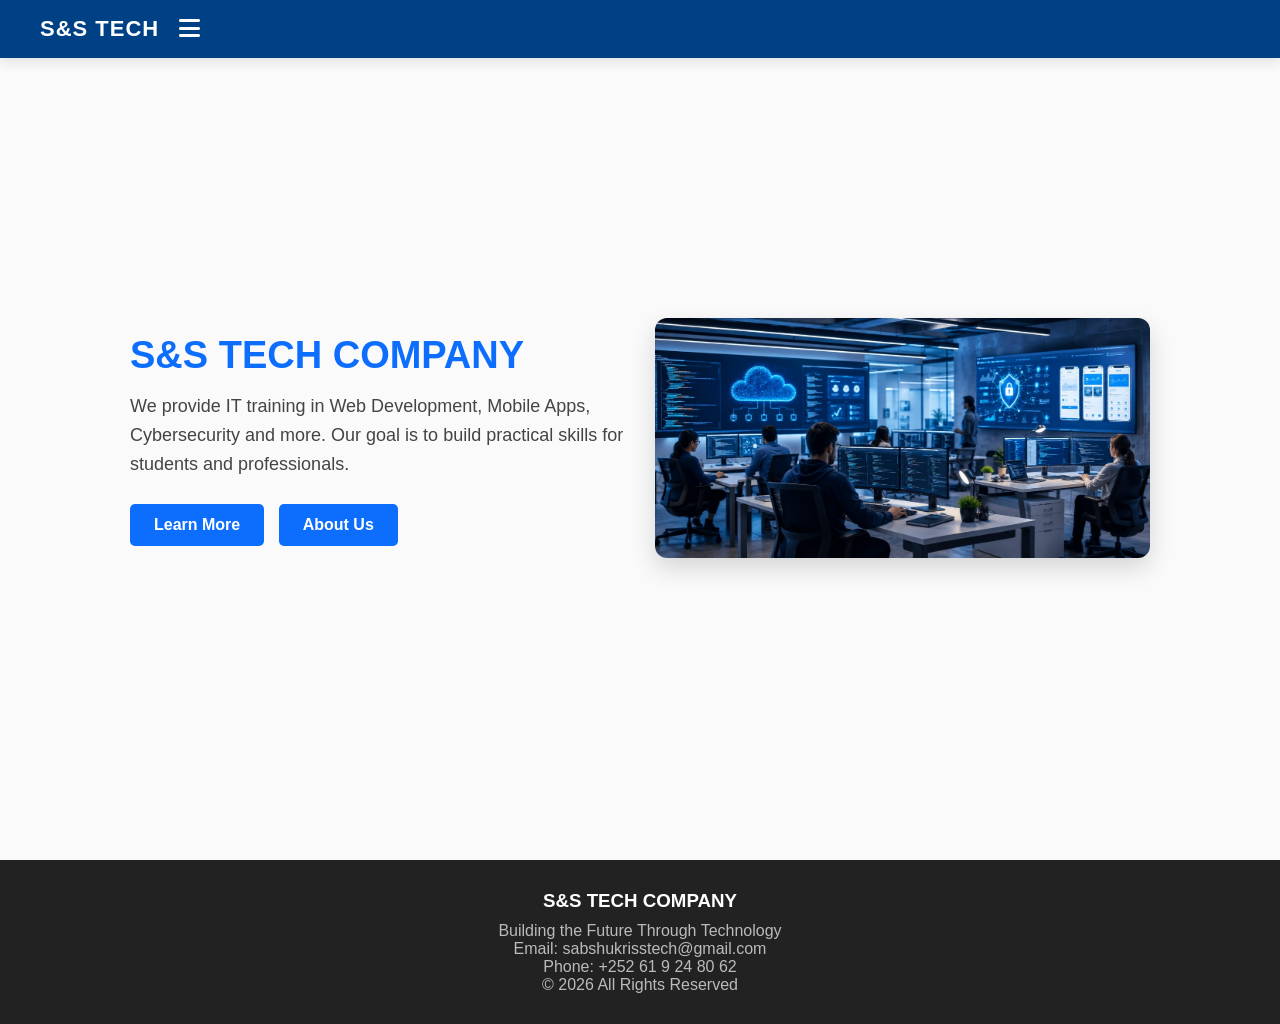
<file: index.html>
<!DOCTYPE html>
<html lang="en">
<head>
  <meta charset="UTF-8">
  <meta name="viewport" content="width=device-width, initial-scale=1.0">
  <title>S&S TECH COMPANY</title>
  <link rel="stylesheet" href="https://cdnjs.cloudflare.com/ajax/libs/font-awesome/6.4.0/css/all.min.css">
  <link rel="stylesheet" href="css/style.css">
</head>
<body>

<header>
  <nav class="navbar">
    <div class="nav-logo">S&S TECH</div>
    <input type="checkbox" id="menu-toggle" class="menu-toggle">
    <label for="menu-toggle" class="hamburger"><i class="fas fa-bars"></i></label>
    <ul class="nav-links">
      <li><a href="index.html" class="active">Home</a></li>
      <li><a href="services.html">Services</a></li>
      <li><a href="gallery.html">Gallery</a></li>
      <li><a href="registration.html">Registration</a></li>
      <li><a href="team.html">About Us</a></li>
    </ul>
  </nav>
</header>

<section class="hero">
  <div class="hero-text">
    <h1>S&S TECH COMPANY</h1>
    <p>
      We provide IT training in Web Development, Mobile Apps, Cybersecurity
      and more. Our goal is to build practical skills for students and professionals.
    </p>
    <a href="services.html" class="btn">Learn More</a>
    <a href="team.html" class="btn">About Us</a>
  </div>
  <div class="hero-image">
    <img src="images/backg.jpeg" alt="Tech Image">
  </div>
</section>

<footer>
  <h3>S&S TECH COMPANY</h3>
  <p>Building the Future Through Technology</p>
  <p>Email: sabshukrisstech@gmail.com</p>
  <p>Phone: +252 61 9 24 80 62</p>
  <p>© 2026 All Rights Reserved</p>
</footer>

</body>
</html>
</file>
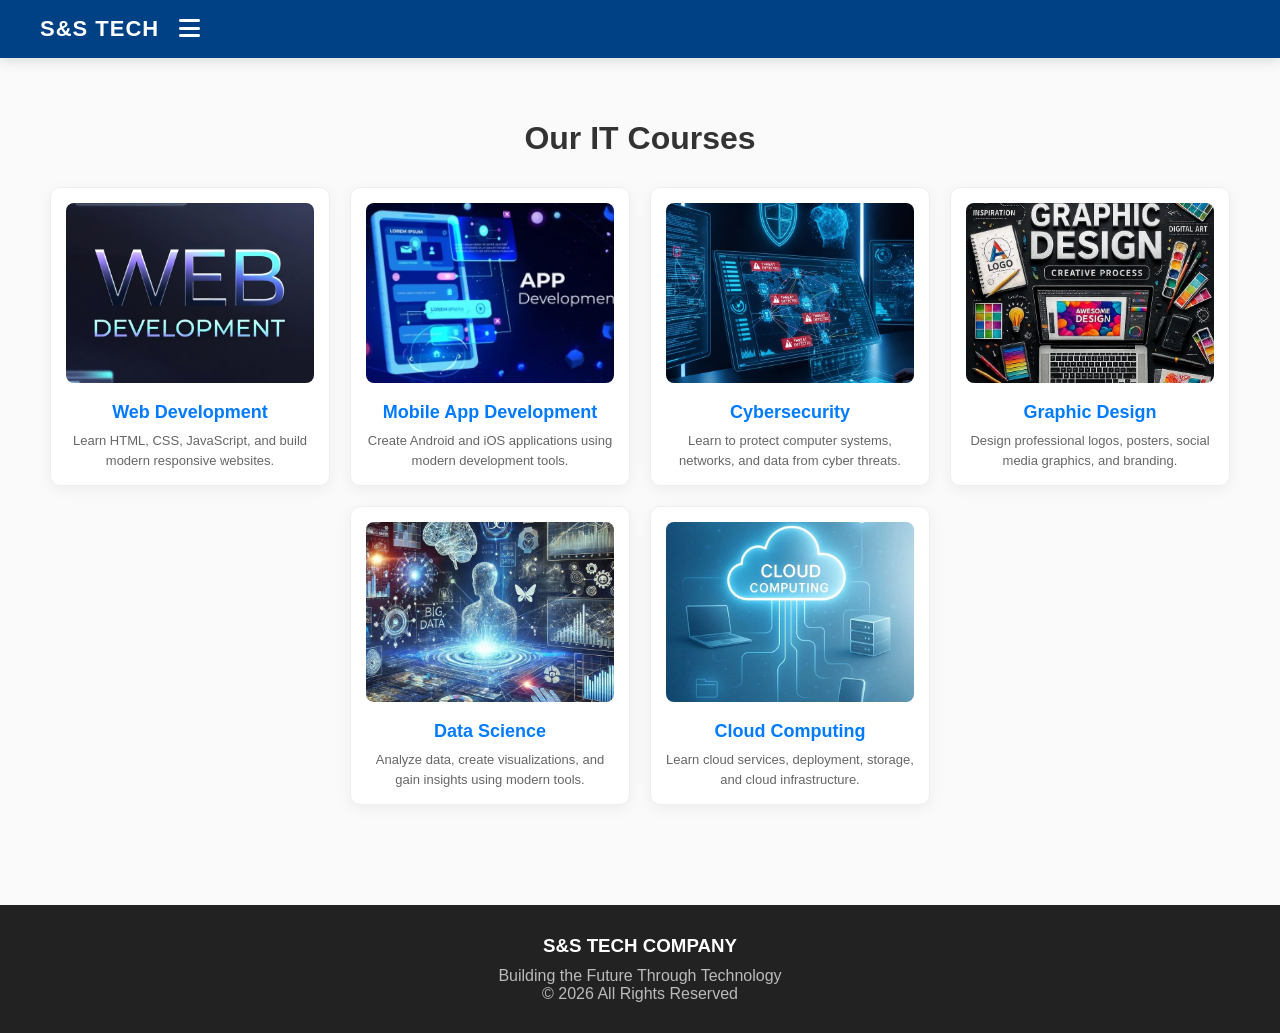
<file: gallery.html>
<!DOCTYPE html>
<html lang="en">
<head>
    <meta charset="UTF-8">
    <meta name="viewport" content="width=device-width, initial-scale=1.0">
    <title>Gallery | S&S TECH COMPANY</title>
    <link rel="stylesheet" href="https://cdnjs.cloudflare.com/ajax/libs/font-awesome/6.4.0/css/all.min.css">
    <link rel="stylesheet" href="css/style.css">
</head>
<body>

<header>
  <nav class="navbar">
    <div class="nav-logo">S&S TECH</div>
    <input type="checkbox" id="menu-toggle" class="menu-toggle">
    <label for="menu-toggle" class="hamburger"><i class="fas fa-bars"></i></label>
    <ul class="nav-links">
      <li><a href="index.html">Home</a></li>
      <li><a href="services.html">Services</a></li>
      <li><a href="gallery.html" class="active">Gallery</a></li>
      <li><a href="registration.html">Registration</a></li>
      <li><a href="team.html">About Us</a></li>
    </ul>
  </nav>
</header>

<section class="gallery">
    <h2>Our IT Courses</h2>
    <div class="gallery-container">
        <div class="gallery-item">
            <img src="images/web.jpeg" alt="Web Development">
            <h3>Web Development</h3>
            <p>Learn HTML, CSS, JavaScript, and build modern responsive websites.</p>
        </div>
        <div class="gallery-item">
            <img src="images/app develpoment.jpeg" alt="Mobile App Development">
            <h3>Mobile App Development</h3>
            <p>Create Android and iOS applications using modern development tools.</p>
        </div>
        <div class="gallery-item">
            <img src="images/cyber.jpeg" alt="Cybersecurity">
            <h3>Cybersecurity</h3>
            <p>Learn to protect computer systems, networks, and data from cyber threats.</p>
        </div>
        <div class="gallery-item">
            <img src="images/graphic.jpeg" alt="Graphic Design">
            <h3>Graphic Design</h3>
            <p>Design professional logos, posters, social media graphics, and branding.</p>
        </div>
        <div class="gallery-item">
            <img src="images/data.jpeg" alt="Data Science">
            <h3>Data Science</h3>
            <p>Analyze data, create visualizations, and gain insights using modern tools.</p>
        </div>
        <div class="gallery-item">
            <img src="images/cloud.jpeg" alt="Cloud Computing">
            <h3>Cloud Computing</h3>
            <p>Learn cloud services, deployment, storage, and cloud infrastructure.</p>
        </div>
    </div>
</section>

<footer>
  <h3>S&S TECH COMPANY</h3>
  <p>Building the Future Through Technology</p>
  <p>© 2026 All Rights Reserved</p>
</footer>

</body>
</html>
</file>
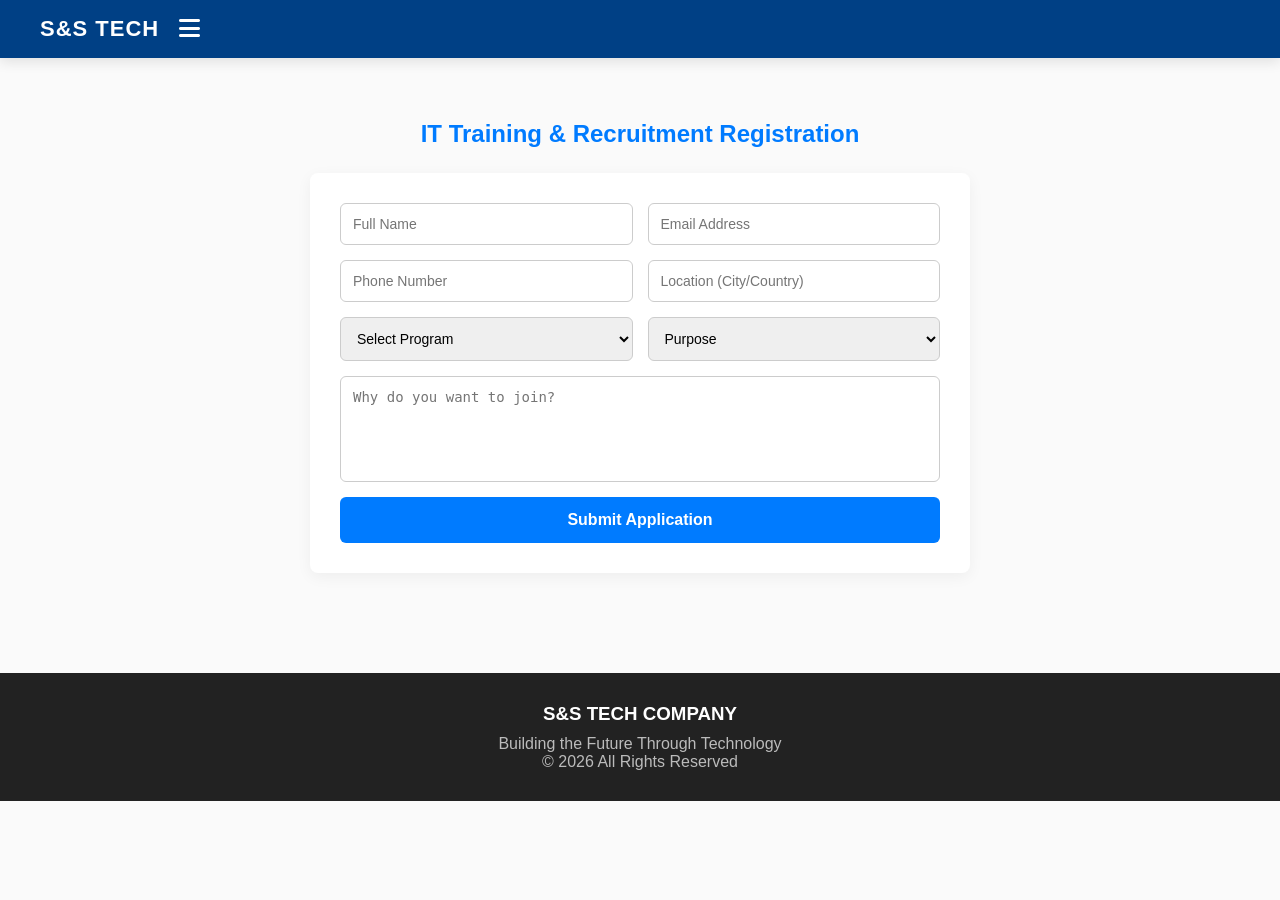
<file: registration.html>
<!DOCTYPE html>
<html lang="en">
<head>
    <meta charset="UTF-8">
    <meta name="viewport" content="width=device-width, initial-scale=1.0">
    <title>Registration | S&S TECH COMPANY</title>
    <link rel="stylesheet" href="https://cdnjs.cloudflare.com/ajax/libs/font-awesome/6.4.0/css/all.min.css">
    <link rel="stylesheet" href="css/style.css">
</head>
<body>

<header>
  <nav class="navbar">
    <div class="nav-logo">S&S TECH</div>
    <input type="checkbox" id="menu-toggle" class="menu-toggle">
    <label for="menu-toggle" class="hamburger"><i class="fas fa-bars"></i></label>
    <ul class="nav-links">
      <li><a href="index.html">Home</a></li>
      <li><a href="services.html">Services</a></li>
      <li><a href="gallery.html">Gallery</a></li>
      <li><a href="registration.html" class="active">Registration</a></li>
      <li><a href="team.html">About Us</a></li>
    </ul>
  </nav>
</header>

<section class="register-section">
  <h2>IT Training & Recruitment Registration</h2>
  <form class="register-form">
    <div class="row">
      <input type="text" placeholder="Full Name" required>
      <input type="email" placeholder="Email Address" required>
    </div>
    <div class="row">
      <input type="tel" placeholder="Phone Number" required>
      <input type="text" placeholder="Location (City/Country)" required>
    </div>
    <div class="row">
      <select required>
        <option value="">Select Program</option>
        <option>Web Development</option>
        <option>Mobile App Development</option>
        <option>Cybersecurity</option>
        <option>Data Science</option>
        <option>Cloud Computing</option>
        <option>Graphic Design</option>
      </select>
      <select required>
        <option value="">Purpose</option>
        <option>Training</option>
        <option>Job Application</option>
        <option>Internship</option>
      </select>
    </div>
    <textarea placeholder="Why do you want to join?" rows="5"></textarea>
    <button type="submit">Submit Application</button>
  </form>
</section>

<footer>
  <h3>S&S TECH COMPANY</h3>
  <p>Building the Future Through Technology</p>
  <p>© 2026 All Rights Reserved</p>
</footer>

</body>
</html>
</file>
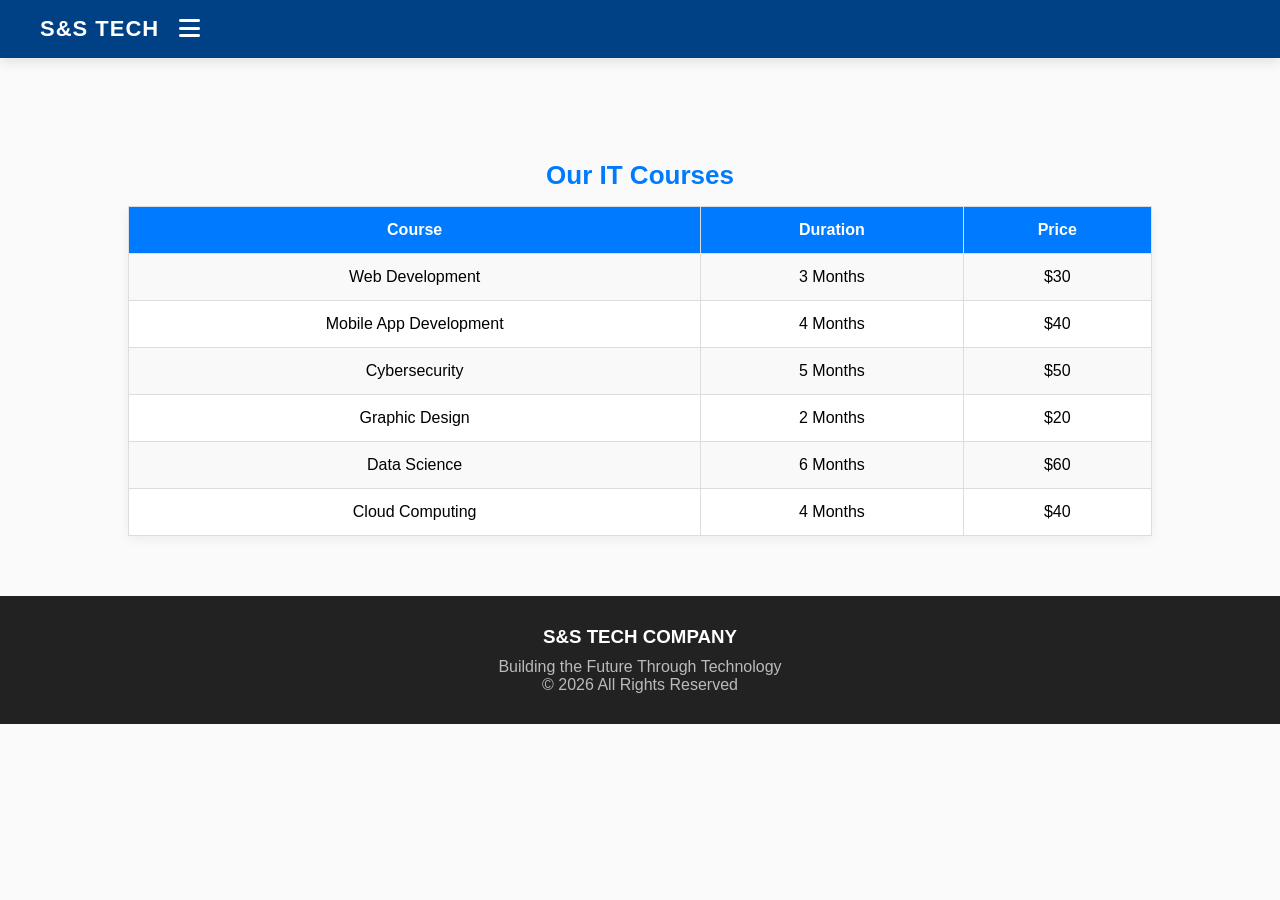
<file: services.html>
<!DOCTYPE html>
<html lang="en">
<head>
    <meta charset="UTF-8">
    <meta name="viewport" content="width=device-width, initial-scale=1.0">
    <title>Services | S&S TECH COMPANY</title>
    <link rel="stylesheet" href="https://cdnjs.cloudflare.com/ajax/libs/font-awesome/6.4.0/css/all.min.css">
    <link rel="stylesheet" href="css/style.css">
</head>
<body>

<header>
  <nav class="navbar">
    <div class="nav-logo">S&S TECH</div>
    <input type="checkbox" id="menu-toggle" class="menu-toggle">
    <label for="menu-toggle" class="hamburger"><i class="fas fa-bars"></i></label>
    <ul class="nav-links">
      <li><a href="index.html">Home</a></li>
      <li><a href="services.html" class="active">Services</a></li>
      <li><a href="gallery.html">Gallery</a></li>
      <li><a href="registration.html">Registration</a></li>
      <li><a href="team.html">About Us</a></li>
    </ul>
  </nav>
</header>

<main style="padding-top: 40px;">
    <table>
        <caption>Our IT Courses</caption>
        <tr>
            <th>Course</th>
            <th>Duration</th>
            <th>Price</th>
        </tr>
        <tr>
            <td>Web Development</td>
            <td>3 Months</td>
            <td>$30</td>
        </tr>
        <tr>
            <td>Mobile App Development</td>
            <td>4 Months</td>
            <td>$40</td>
        </tr>
        <tr>
            <td>Cybersecurity</td>
            <td>5 Months</td>
            <td>$50</td>
        </tr>
        <tr>
            <td>Graphic Design</td>
            <td>2 Months</td>
            <td>$20</td>
        </tr>
        <tr>
            <td>Data Science</td>
            <td>6 Months</td>
            <td>$60</td>
        </tr>
        <tr>
            <td>Cloud Computing</td>
            <td>4 Months</td>
            <td>$40</td>
        </tr>
    </table>
</main>

<footer>
  <h3>S&S TECH COMPANY</h3>
  <p>Building the Future Through Technology</p>
  <p>© 2026 All Rights Reserved</p>
</footer>

</body>
</html>
</file>
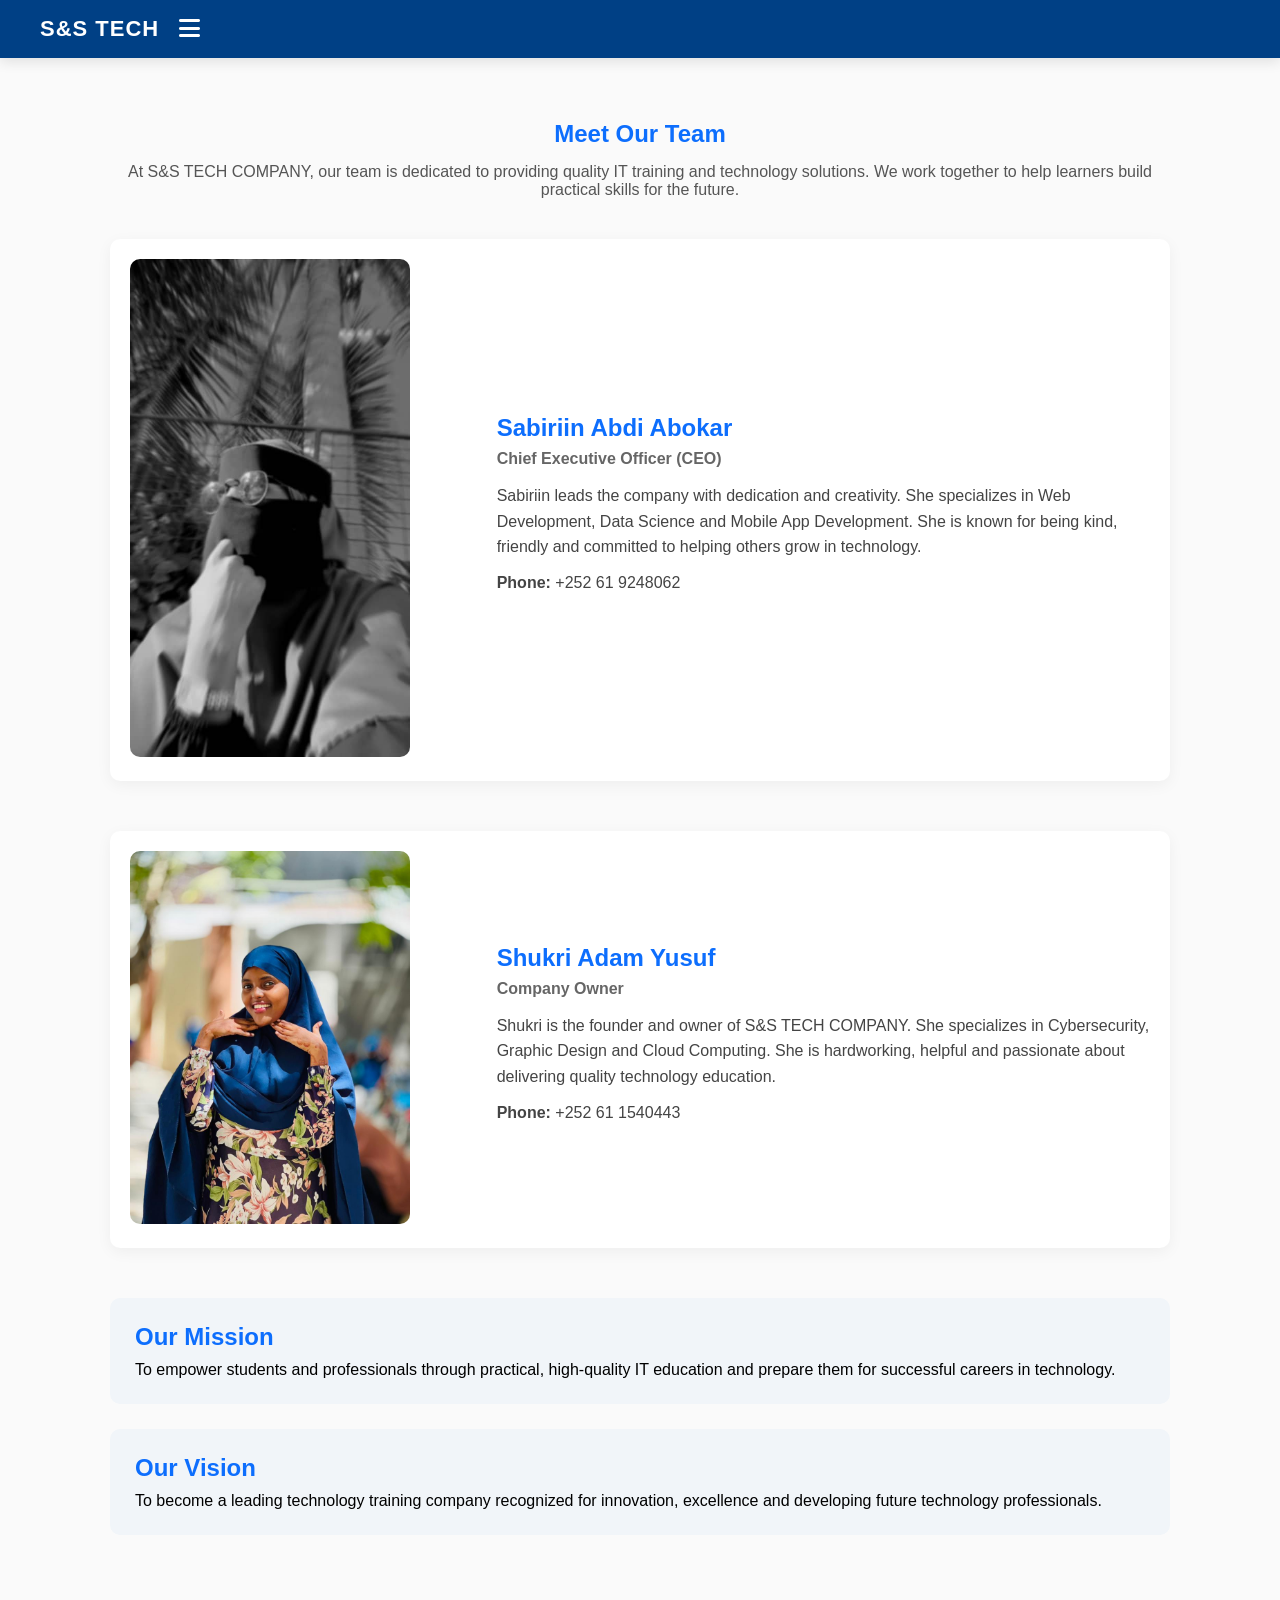
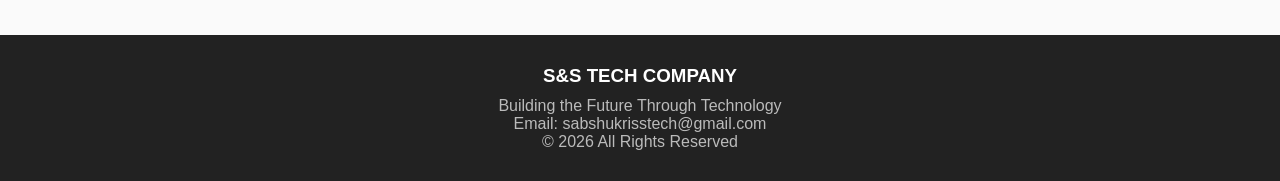
<file: team.html>
<!DOCTYPE html>
<html lang="en">
<head>
    <meta charset="UTF-8">
    <meta name="viewport" content="width=device-width, initial-scale=1.0">
    <title>About Us | S&S TECH COMPANY</title>
    <link rel="stylesheet" href="https://cdnjs.cloudflare.com/ajax/libs/font-awesome/6.4.0/css/all.min.css">
    <link rel="stylesheet" href="css/style.css">
</head>
<body>

<header>
    <nav class="navbar">
        <div class="nav-logo">S&S TECH</div>
        <input type="checkbox" id="menu-toggle" class="menu-toggle">
        <label for="menu-toggle" class="hamburger"><i class="fas fa-bars"></i></label>
        <ul class="nav-links">
            <li><a href="index.html">Home</a></li>
            <li><a href="services.html">Services</a></li>
            <li><a href="gallery.html">Gallery</a></li>
            <li><a href="registration.html">Registration</a></li>
            <li><a href="team.html" class="active">About Us</a></li>
        </ul>
    </nav>
</header>

<section class="team-page">
    <h1>Meet Our Team</h1>
    <p class="intro">
        At S&S TECH COMPANY, our team is dedicated to providing quality IT training and technology solutions. We work together to help learners build practical skills for the future.
    </p>

    <div class="member">
        <div class="photo">
            <img src="images/sabirin.jpeg" alt="Sabiriin">
        </div>
        <div class="info">
            <h2>Sabiriin Abdi Abokar</h2>
            <h4>Chief Executive Officer (CEO)</h4>
            <p>
                Sabiriin leads the company with dedication and creativity.
                She specializes in Web Development, Data Science and Mobile App Development.
                She is known for being kind, friendly and committed to helping others grow in technology.
            </p>
            <p><strong>Phone:</strong> +252 61 9248062</p>
        </div>
    </div>

    <div class="member">
        <div class="photo">
            <img src="images/shukrii.jpeg" alt="Shukri">
        </div>
        <div class="info">
            <h2>Shukri Adam Yusuf</h2>
            <h4>Company Owner</h4>
            <p>
                Shukri is the founder and owner of S&S TECH COMPANY.
                She specializes in Cybersecurity, Graphic Design and Cloud Computing.
                She is hardworking, helpful and passionate about delivering quality technology education.
            </p>
            <p><strong>Phone:</strong> +252 61 1540443</p>
        </div>
    </div>

    <div class="mission">
        <h2>Our Mission</h2>
        <p>To empower students and professionals through practical, high-quality IT education and prepare them for successful careers in technology.</p>
    </div>

    <div class="vision">
        <h2>Our Vision</h2>
        <p>To become a leading technology training company recognized for innovation, excellence and developing future technology professionals.</p>
    </div>
</section>

<footer>
    <h3>S&S TECH COMPANY</h3>
    <p>Building the Future Through Technology</p>
    <p>Email: sabshukrisstech@gmail.com</p>
    <p>© 2026 All Rights Reserved</p>
</footer>

</body>
</html>
</file>
<file: css/style.css>
* {
  margin: 0;
  padding: 0;
  box-sizing: border-box;
}

body {
  font-family: Arial, sans-serif;
  padding-top: 80px;
  background-color: #fafafa;
}

.navbar {
  position: fixed;
  top: 0;
  left: 0;
  width: 100%;
  background: #004085;
  padding: 15px 40px;
  display: flex;
  justify-content: flex-start;
  gap: 20px;
  align-items: center;
  z-index: 1000;
  box-shadow: 0 4px 12px rgba(0,0,0,0.1);
}

.nav-logo {
  color: white;
  font-size: 22px;
  font-weight: 800;
  letter-spacing: 1px;
}

.nav-links {
  display: none; 
  position: absolute;
  top: 100%;
  left: 0;
  width: 100%;
  background: #003366;
  flex-direction: column;
  gap: 0;
  text-align: center;
  box-shadow: 0 4px 10px rgba(0,0,0,0.1);
}

.nav-links li {
  border-bottom: 1px solid rgba(255,255,255,0.1);
}

.nav-links a {
  display: block;
  padding: 15px;
  text-decoration: none;
  color: #e2e8f0;
  font-weight: 500;
  font-size: 15px;
  transition: color 0.3s ease;
}

.nav-links a:hover, 
.nav-links a.active {
  color: #63b3ed;
}

.hamburger {
  display: block;
  color: white;
  font-size: 24px;
  cursor: pointer;
}

.menu-toggle {
  display: none;
}

.menu-toggle:checked ~ .nav-links {
  display: flex;
}

.hero {
  display: flex;
  align-items: center;
  justify-content: space-between;
  padding: 40px;
  gap: 30px;
  max-width: 1100px;
  margin: auto;
  min-height: 80vh;
}

.hero-text {
  flex: 1;
}

.hero-text h1 {
  font-size: 38px;
  color: #0d6efd;
  margin-bottom: 15px;
  text-align: left;
}

.hero-text p {
  max-width: 500px;
  font-size: 18px;
  line-height: 1.6;
  margin-bottom: 25px;
  color: #444;
}

.hero-image {
  flex: 1;
}

.hero-image img {
  width: 100%;
  border-radius: 12px;
  box-shadow: 0 10px 25px rgba(0,0,0,0.15);
}

.btn {
  display: inline-block;
  padding: 12px 24px;
  background: #0d6efd;
  color: white;
  text-decoration: none;
  border-radius: 5px;
  margin-right: 10px;
  font-weight: bold;
  transition: background 0.3s;
}

.btn:hover {
  background: #084298;
}

table {
    width: 80%;
    margin: 40px auto;
    border-collapse: collapse;
    text-align: center;
    box-shadow: 0 4px 10px rgba(0,0,0,0.05);
    background: white;
}

th, td {
    border: 1px solid #ddd;
    padding: 14px;
}

th {
    background-color: #007BFF;
    color: white;
    font-weight: bold;
}

tr:nth-child(even) {
    background-color: #f9f9f9;
}

tr:hover {
    background-color: #f1f1f1;
}

caption {
    caption-side: top;
    font-size: 26px;
    font-weight: bold;
    margin-bottom: 15px;
    color: #007BFF;
}

.gallery {
    text-align: center;
    padding: 40px 20px;
}

.gallery h2 {
    font-size: 32px;
    margin-bottom: 30px;
    color: #333;
}

.gallery-container {
    display: flex;
    flex-wrap: wrap;
    justify-content: center;
    gap: 20px;
}

.gallery-item {
    width: 280px;
    border: 1px solid #eee;
    border-radius: 10px;
    padding: 15px;
    box-shadow: 0 4px 15px rgba(0,0,0,0.05);
    background: white;
    transition: transform 0.3s;
}

.gallery-item:hover {
    transform: translateY(-5px);
}

.gallery-item img {
    width: 100%;
    height: 180px;
    border-radius: 8px;
    object-fit: cover;
}

.gallery-item h3 {
    margin-top: 15px;
    color: #007BFF;
    font-size: 18px;
}

.gallery-item p {
    font-size: 13px;
    line-height: 1.5;
    color: #666;
    margin-top: 8px;
}

.register-section {
  padding: 40px 20px;
  max-width: 700px;
  margin: auto;
}

.register-section h2 {
  text-align: center;
  margin-bottom: 25px;
  font-size: 24px;
  color: #007BFF;
}

.register-form {
  display: flex;
  flex-direction: column;
  gap: 15px;
  background: white;
  padding: 30px;
  border-radius: 8px;
  box-shadow: 0 4px 15px rgba(0,0,0,0.05);
}

.row {
  display: flex;
  gap: 15px;
}

input, select, textarea {
  width: 100%;
  padding: 12px;
  border: 1px solid #ccc;
  border-radius: 6px;
  font-size: 14px;
  outline: none;
}

input:focus, select:focus, textarea:focus {
  border-color: #007BFF;
}

textarea {
  resize: none;
}

button {
  padding: 14px;
  background: #007BFF;
  color: white;
  border: none;
  border-radius: 6px;
  font-size: 16px;
  font-weight: bold;
  cursor: pointer;
  transition: background 0.3s;
}

button:hover {
  background: #0056b3;
}

.team-page {
    max-width: 1100px;
    margin: auto;
    padding: 40px 20px;
}

.team-page h1 {
    text-align: center;
    color: #0d6efd;
    margin-bottom: 15px;
}

.intro {
    text-align: center;
    margin-bottom: 40px;
    color: #555;
    font-size: 16px;
}

.member {
    display: flex;
    align-items: center;
    gap: 40px;
    margin-bottom: 50px;
    background: white;
    padding: 20px;
    border-radius: 10px;
    box-shadow: 0 4px 15px rgba(0,0,0,0.05);
}

.photo {
    flex: 1;
}

.photo img {
    width: 100%;
    max-width: 280px;
    border-radius: 10px;
}

.info {
    flex: 2;
}

.info h2 {
    color: #0d6efd;
    margin-bottom: 8px;
}

.info h4 {
    margin-bottom: 15px;
    color: #666;
}

.info p {
    margin-bottom: 10px;
    line-height: 1.6;
    color: #444;
}

.mission, .vision {
    background: #f1f5f9;
    padding: 25px;
    margin-top: 25px;
    border-radius: 10px;
}

.mission h2, .vision h2 {
    color: #0d6efd;
    margin-bottom: 10px;
}

footer {
  text-align: center;
  padding: 30px;
  background: #222;
  color: #bbb;
  margin-top: 60px;
}

footer h3 {
  color: white;
  margin-bottom: 10px;
}

@media (max-width: 768px) {
  .navbar {
    padding: 15px 20px;
  }

  .hero {
    flex-direction: column-reverse;
    padding: 20px;
    text-align: center;
  }
  
  .hero-text h1 {
    text-align: center;
    font-size: 28px;
  }

  .hero-text p {
    margin: 0 auto 20px auto;
  }

  .row {
    flex-direction: column;
    gap: 15px;
  }

  table {
    width: 100%;
  }

  .member {
    flex-direction: column;
    text-align: center;
  }
}
</file>
